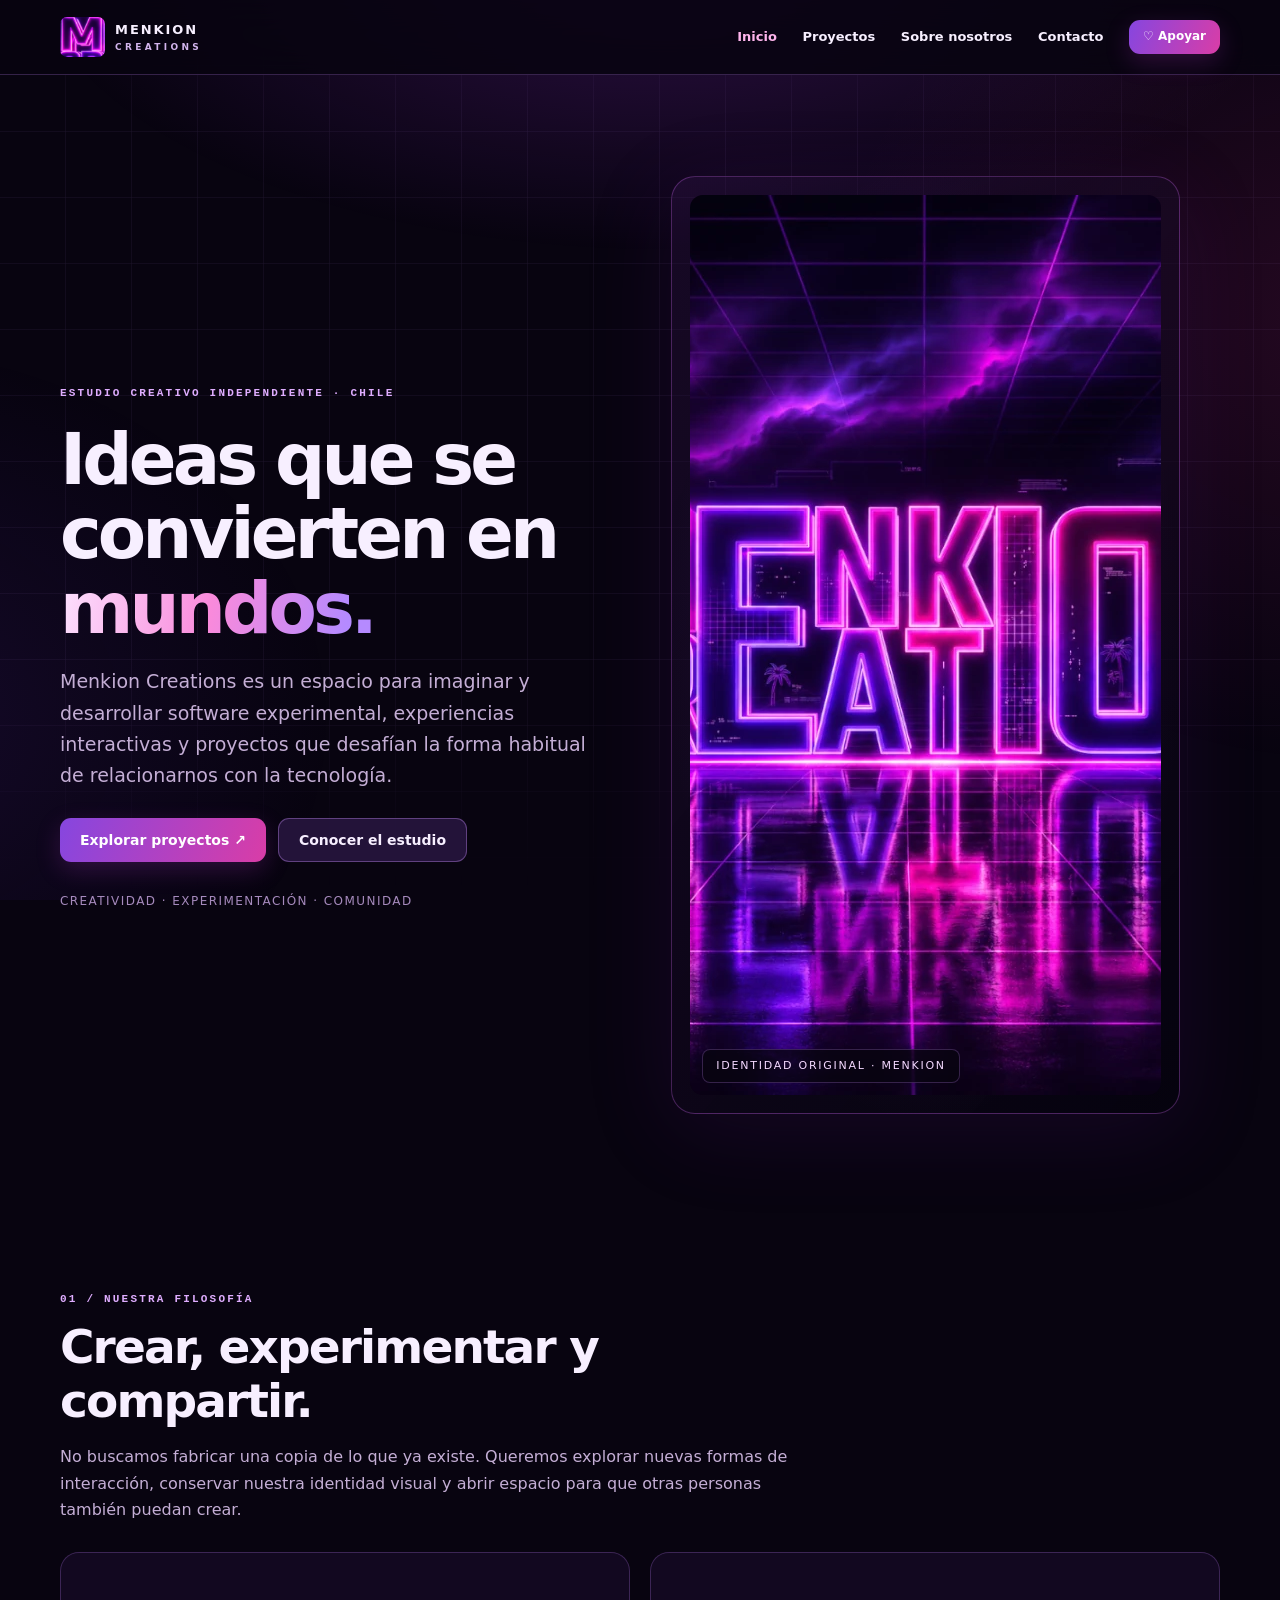
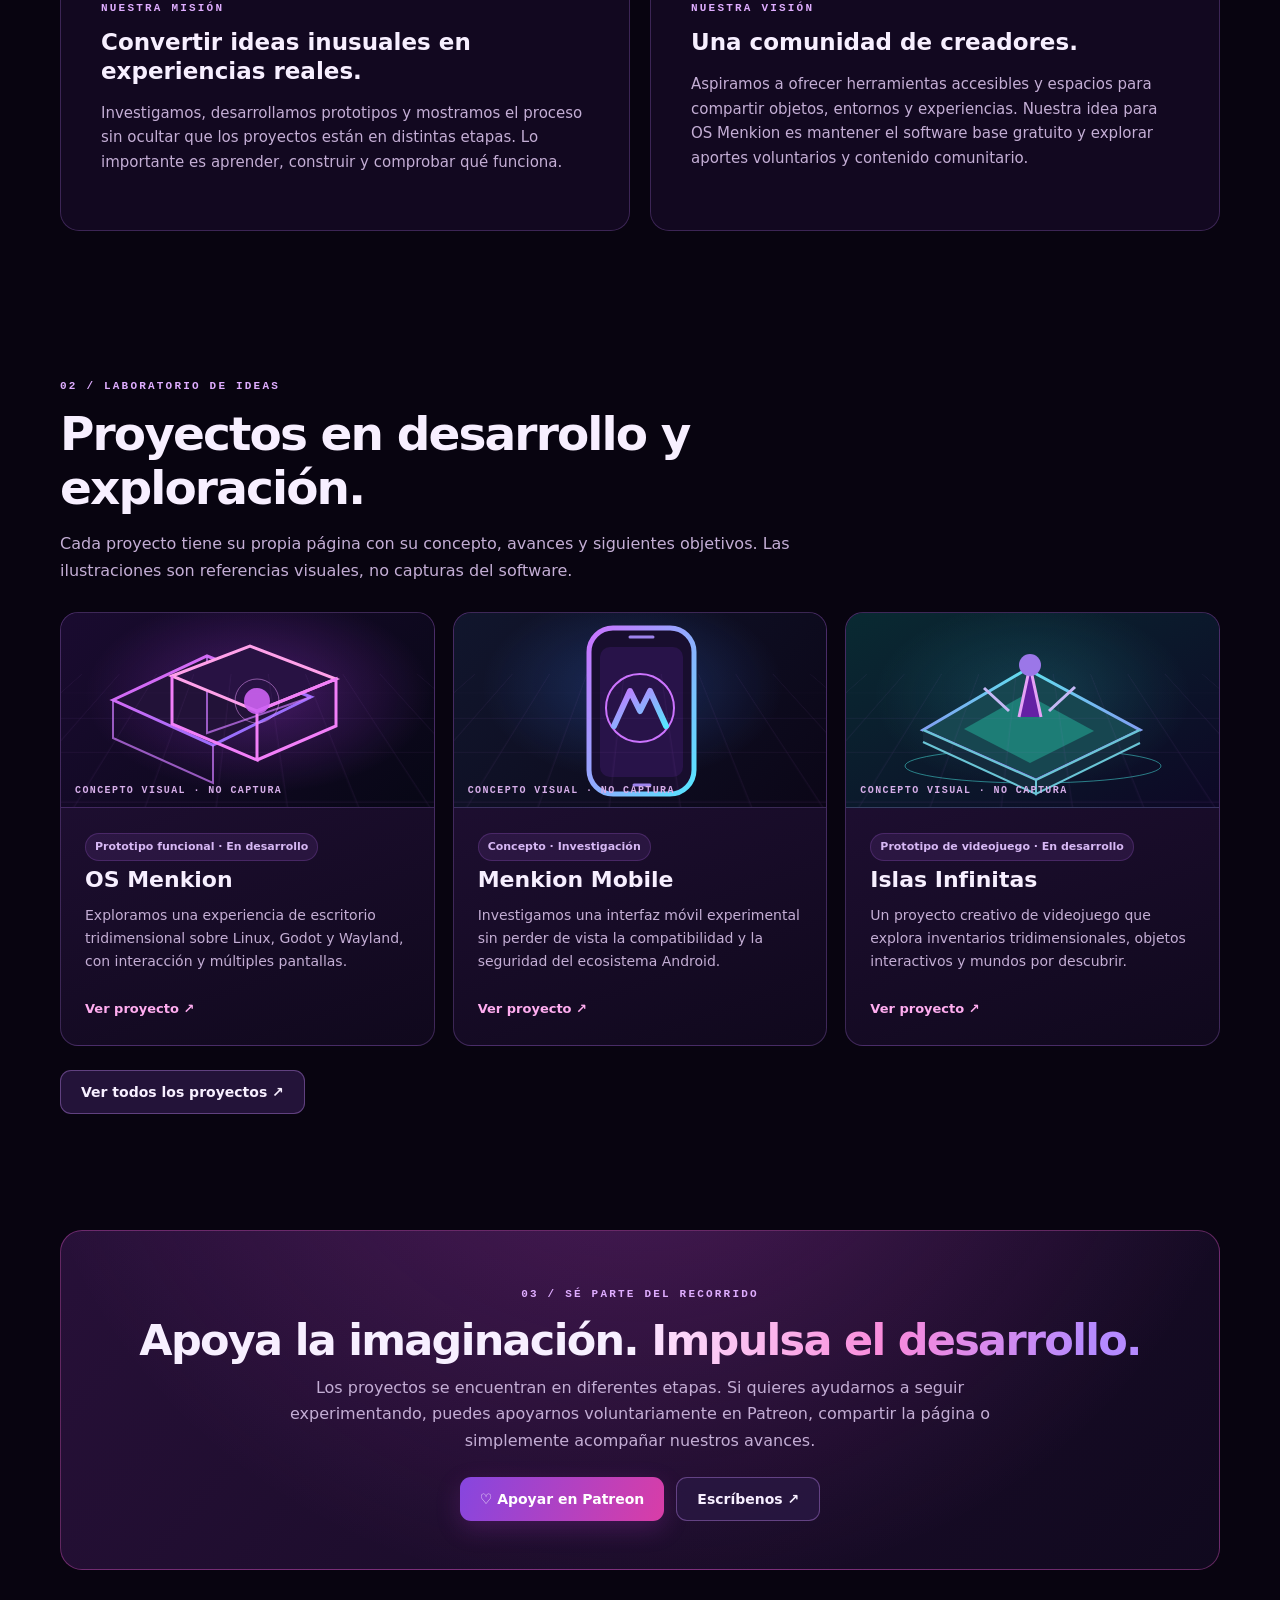
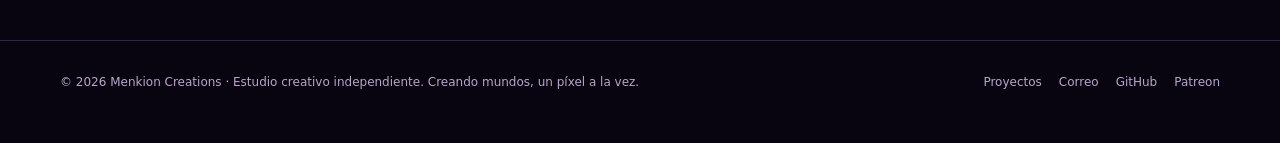
<file: index.html>
<!doctype html><html lang="es"><head><meta charset="utf-8"><meta name="viewport" content="width=device-width, initial-scale=1"><meta name="theme-color" content="#080410"><meta name="description" content="Menkion Creations: estudio creativo de software experimental, entornos interactivos y proyectos impulsados por la imaginación."><meta property="og:type" content="website"><meta property="og:site_name" content="Menkion Creations"><meta property="og:title" content="Inicio"><meta property="og:description" content="Menkion Creations: estudio creativo de software experimental, entornos interactivos y proyectos impulsados por la imaginación."><meta property="og:image" content="https://menkion-creations.github.io/assets/img/logo-original.webp"><meta name="color-scheme" content="dark"><title>Inicio | Menkion Creations</title><link rel="icon" type="image/png" href="assets/img/favicon.png"><link rel="stylesheet" href="assets/css/styles.css"></head><body><a class="skip" href="#contenido">Saltar al contenido</a><header class="topbar"><nav class="nav container" aria-label="Navegación principal"><a class="brand" href="index.html" aria-label="Menkion Creations - Inicio"><img class="brand-icon" src="assets/img/favicon.png" width="45" height="40" alt=""><span class="brand-text">MENKION<small>CREATIONS</small></span></a><button class="nav-toggle" type="button" aria-controls="navlinks" aria-expanded="false">☰ Menú</button><div class="navlinks" id="navlinks"><a href="index.html" aria-current=page>Inicio</a><a href="proyectos/index.html" >Proyectos</a><a href="nosotros.html" >Sobre nosotros</a><a href="contacto.html" >Contacto</a><a class="btn btn-small btn-primary" href="https://www.patreon.com/17127324/join" target="_blank" rel="noopener noreferrer">♡ Apoyar</a></div></nav></header><main id="contenido"><section class="hero container"><div><span class="eyebrow">Estudio creativo independiente · Chile</span><h1>Ideas que se convierten en <span class="gradient-text">mundos.</span></h1><p class="lede">Menkion Creations es un espacio para imaginar y desarrollar software experimental, experiencias interactivas y proyectos que desafían la forma habitual de relacionarnos con la tecnología.</p><div class="hero-actions"><a class="btn btn-primary" href="proyectos/index.html">Explorar proyectos ↗</a><a class="btn" href="nosotros.html">Conocer el estudio</a></div><div class="stat-line">Creatividad · Experimentación · Comunidad</div></div><figure class="hero-art float-glow"><img src="assets/img/logo-original.webp" alt="Logotipo original de Menkion Creation con letras neón entrelazadas y reflejo sobre cuadrícula vaporwave" width="900" height="900"><figcaption class="art-label">IDENTIDAD ORIGINAL · MENKION</figcaption></figure></section><section class="section container"><div class="section-head"><span class="eyebrow">01 / Nuestra filosofía</span><h2>Crear, experimentar y compartir.</h2><p>No buscamos fabricar una copia de lo que ya existe. Queremos explorar nuevas formas de interacción, conservar nuestra identidad visual y abrir espacio para que otras personas también puedan crear.</p></div><div class="split"><div class="panel"><span class="eyebrow">Nuestra misión</span><h3>Convertir ideas inusuales en experiencias reales.</h3><p>Investigamos, desarrollamos prototipos y mostramos el proceso sin ocultar que los proyectos están en distintas etapas. Lo importante es aprender, construir y comprobar qué funciona.</p></div><div class="panel"><span class="eyebrow">Nuestra visión</span><h3>Una comunidad de creadores.</h3><p>Aspiramos a ofrecer herramientas accesibles y espacios para compartir objetos, entornos y experiencias. Nuestra idea para OS Menkion es mantener el software base gratuito y explorar aportes voluntarios y contenido comunitario.</p></div></div></section><section class="section container" id="destacados"><div class="section-head"><span class="eyebrow">02 / Laboratorio de ideas</span><h2>Proyectos en desarrollo y exploración.</h2><p>Cada proyecto tiene su propia página con su concepto, avances y siguientes objetivos. Las ilustraciones son referencias visuales, no capturas del software.</p></div><div class="cards"><article class="card"><div class="project-art "><img src="assets/img/os-menkion.svg" alt="Ilustración conceptual de OS Menkion" width="300" height="180" loading="lazy"><span class="art-tag">CONCEPTO VISUAL · NO CAPTURA</span></div><div class="card-body"><span class="tag">Prototipo funcional · En desarrollo</span><h3>OS Menkion</h3><p>Exploramos una experiencia de escritorio tridimensional sobre Linux, Godot y Wayland, con interacción y múltiples pantallas.</p><a class="card-link" href="proyectos/os-menkion.html" aria-label="Ver detalles de OS Menkion">Ver proyecto ↗</a></div></article><article class="card"><div class="project-art mobile"><img src="assets/img/menkion-mobile.svg" alt="Ilustración conceptual de Menkion Mobile" width="300" height="180" loading="lazy"><span class="art-tag">CONCEPTO VISUAL · NO CAPTURA</span></div><div class="card-body"><span class="tag">Concepto · Investigación</span><h3>Menkion Mobile</h3><p>Investigamos una interfaz móvil experimental sin perder de vista la compatibilidad y la seguridad del ecosistema Android.</p><a class="card-link" href="proyectos/menkion-mobile.html" aria-label="Ver detalles de Menkion Mobile">Ver proyecto ↗</a></div></article><article class="card"><div class="project-art islas"><img src="assets/img/islas-infinitas.svg" alt="Ilustración conceptual de Islas Infinitas" width="300" height="180" loading="lazy"><span class="art-tag">CONCEPTO VISUAL · NO CAPTURA</span></div><div class="card-body"><span class="tag">Prototipo de videojuego · En desarrollo</span><h3>Islas Infinitas</h3><p>Un proyecto creativo de videojuego que explora inventarios tridimensionales, objetos interactivos y mundos por descubrir.</p><a class="card-link" href="proyectos/islas-infinitas.html" aria-label="Ver detalles de Islas Infinitas">Ver proyecto ↗</a></div></article></div><p style="margin-top:24px"><a class="btn" href="proyectos/index.html">Ver todos los proyectos ↗</a></p></section><section class="container"><div class="callout"><span class="eyebrow">03 / Sé parte del recorrido</span><h2>Apoya la imaginación. <span class="gradient-text">Impulsa el desarrollo.</span></h2><p>Los proyectos se encuentran en diferentes etapas. Si quieres ayudarnos a seguir experimentando, puedes apoyarnos voluntariamente en Patreon, compartir la página o simplemente acompañar nuestros avances.</p><div class="actions" style="justify-content:center"><a class="btn btn-primary" href="https://www.patreon.com/17127324/join" target="_blank" rel="noopener noreferrer">♡ Apoyar en Patreon</a><a class="btn" href="contacto.html">Escríbenos ↗</a></div></div></section></main><footer class="footer"><div class="container footer-inner"><span>© 2026 Menkion Creations · Estudio creativo independiente. Creando mundos, un píxel a la vez.</span><div class="footer-links"><a href="proyectos/index.html">Proyectos</a><a href="mailto:menkioncreations@gmail.com?subject=Contacto%20desde%20Menkion%20Creations">Correo</a><a href="https://github.com/Menkion-Creations" target="_blank" rel="noopener noreferrer">GitHub</a><a href="https://www.patreon.com/17127324/join" target="_blank" rel="noopener noreferrer">Patreon</a></div></div></footer><script src="assets/js/site.js" defer></script></body></html>
</file>
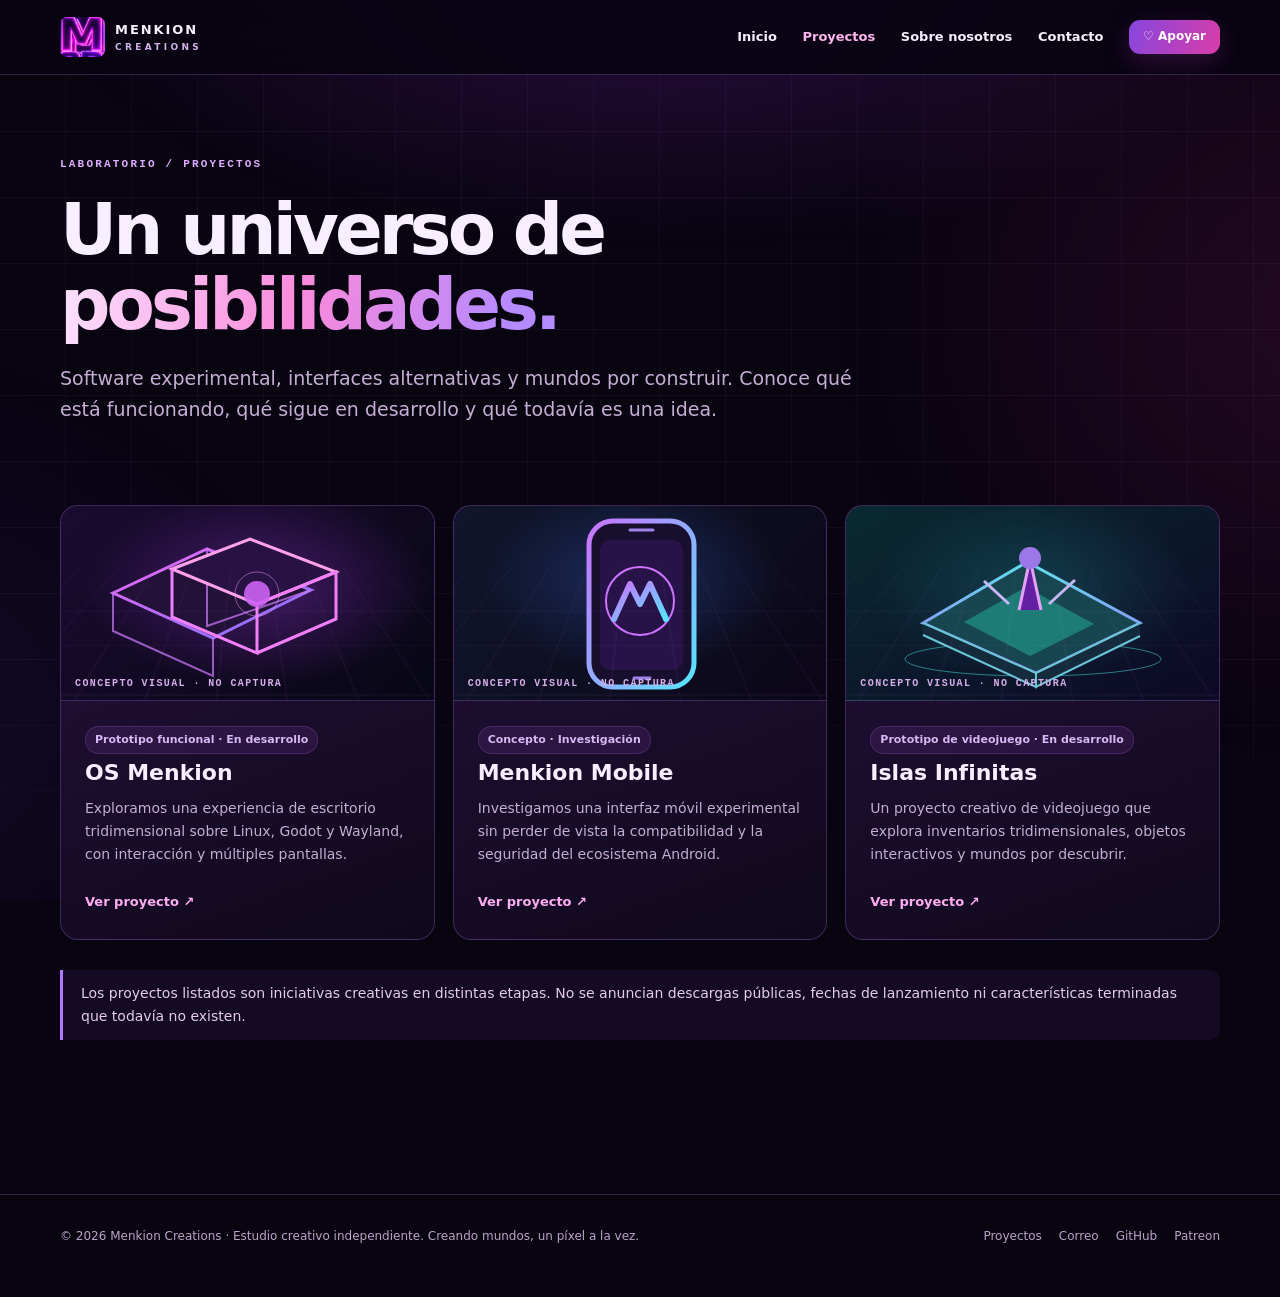
<file: proyectos/index.html>
<!doctype html><html lang="es"><head><meta charset="utf-8"><meta name="viewport" content="width=device-width, initial-scale=1"><meta name="theme-color" content="#080410"><meta name="description" content="Explora los proyectos experimentales de Menkion Creations: OS Menkion, Menkion Mobile e Islas Infinitas."><meta property="og:type" content="website"><meta property="og:site_name" content="Menkion Creations"><meta property="og:title" content="Proyectos"><meta property="og:description" content="Explora los proyectos experimentales de Menkion Creations: OS Menkion, Menkion Mobile e Islas Infinitas."><meta property="og:image" content="https://menkion-creations.github.io/assets/img/logo-original.webp"><meta name="color-scheme" content="dark"><title>Proyectos | Menkion Creations</title><link rel="icon" type="image/png" href="../assets/img/favicon.png"><link rel="stylesheet" href="../assets/css/styles.css"></head><body><a class="skip" href="#contenido">Saltar al contenido</a><header class="topbar"><nav class="nav container" aria-label="Navegación principal"><a class="brand" href="../index.html" aria-label="Menkion Creations - Inicio"><img class="brand-icon" src="../assets/img/favicon.png" width="45" height="40" alt=""><span class="brand-text">MENKION<small>CREATIONS</small></span></a><button class="nav-toggle" type="button" aria-controls="navlinks" aria-expanded="false">☰ Menú</button><div class="navlinks" id="navlinks"><a href="../index.html" >Inicio</a><a href="../proyectos/index.html" aria-current=page>Proyectos</a><a href="../nosotros.html" >Sobre nosotros</a><a href="../contacto.html" >Contacto</a><a class="btn btn-small btn-primary" href="https://www.patreon.com/17127324/join" target="_blank" rel="noopener noreferrer">♡ Apoyar</a></div></nav></header><main id="contenido"><section class="page-hero container"><span class="eyebrow">Laboratorio / Proyectos</span><h1>Un universo de <span class="gradient-text">posibilidades.</span></h1><p class="lede">Software experimental, interfaces alternativas y mundos por construir. Conoce qué está funcionando, qué sigue en desarrollo y qué todavía es una idea.</p></section><section class="container section" style="padding-top:10px"><div class="cards"><article class="card"><div class="project-art "><img src="../assets/img/os-menkion.svg" alt="Ilustración conceptual de OS Menkion" width="300" height="180" loading="lazy"><span class="art-tag">CONCEPTO VISUAL · NO CAPTURA</span></div><div class="card-body"><span class="tag">Prototipo funcional · En desarrollo</span><h3>OS Menkion</h3><p>Exploramos una experiencia de escritorio tridimensional sobre Linux, Godot y Wayland, con interacción y múltiples pantallas.</p><a class="card-link" href="../proyectos/os-menkion.html" aria-label="Ver detalles de OS Menkion">Ver proyecto ↗</a></div></article><article class="card"><div class="project-art mobile"><img src="../assets/img/menkion-mobile.svg" alt="Ilustración conceptual de Menkion Mobile" width="300" height="180" loading="lazy"><span class="art-tag">CONCEPTO VISUAL · NO CAPTURA</span></div><div class="card-body"><span class="tag">Concepto · Investigación</span><h3>Menkion Mobile</h3><p>Investigamos una interfaz móvil experimental sin perder de vista la compatibilidad y la seguridad del ecosistema Android.</p><a class="card-link" href="../proyectos/menkion-mobile.html" aria-label="Ver detalles de Menkion Mobile">Ver proyecto ↗</a></div></article><article class="card"><div class="project-art islas"><img src="../assets/img/islas-infinitas.svg" alt="Ilustración conceptual de Islas Infinitas" width="300" height="180" loading="lazy"><span class="art-tag">CONCEPTO VISUAL · NO CAPTURA</span></div><div class="card-body"><span class="tag">Prototipo de videojuego · En desarrollo</span><h3>Islas Infinitas</h3><p>Un proyecto creativo de videojuego que explora inventarios tridimensionales, objetos interactivos y mundos por descubrir.</p><a class="card-link" href="../proyectos/islas-infinitas.html" aria-label="Ver detalles de Islas Infinitas">Ver proyecto ↗</a></div></article></div><p class="notice" style="margin-top:30px">Los proyectos listados son iniciativas creativas en distintas etapas. No se anuncian descargas públicas, fechas de lanzamiento ni características terminadas que todavía no existen.</p></section></main><footer class="footer"><div class="container footer-inner"><span>© 2026 Menkion Creations · Estudio creativo independiente. Creando mundos, un píxel a la vez.</span><div class="footer-links"><a href="../proyectos/index.html">Proyectos</a><a href="mailto:menkioncreations@gmail.com?subject=Contacto%20desde%20Menkion%20Creations">Correo</a><a href="https://github.com/Menkion-Creations" target="_blank" rel="noopener noreferrer">GitHub</a><a href="https://www.patreon.com/17127324/join" target="_blank" rel="noopener noreferrer">Patreon</a></div></div></footer><script src="../assets/js/site.js" defer></script></body></html>
</file>
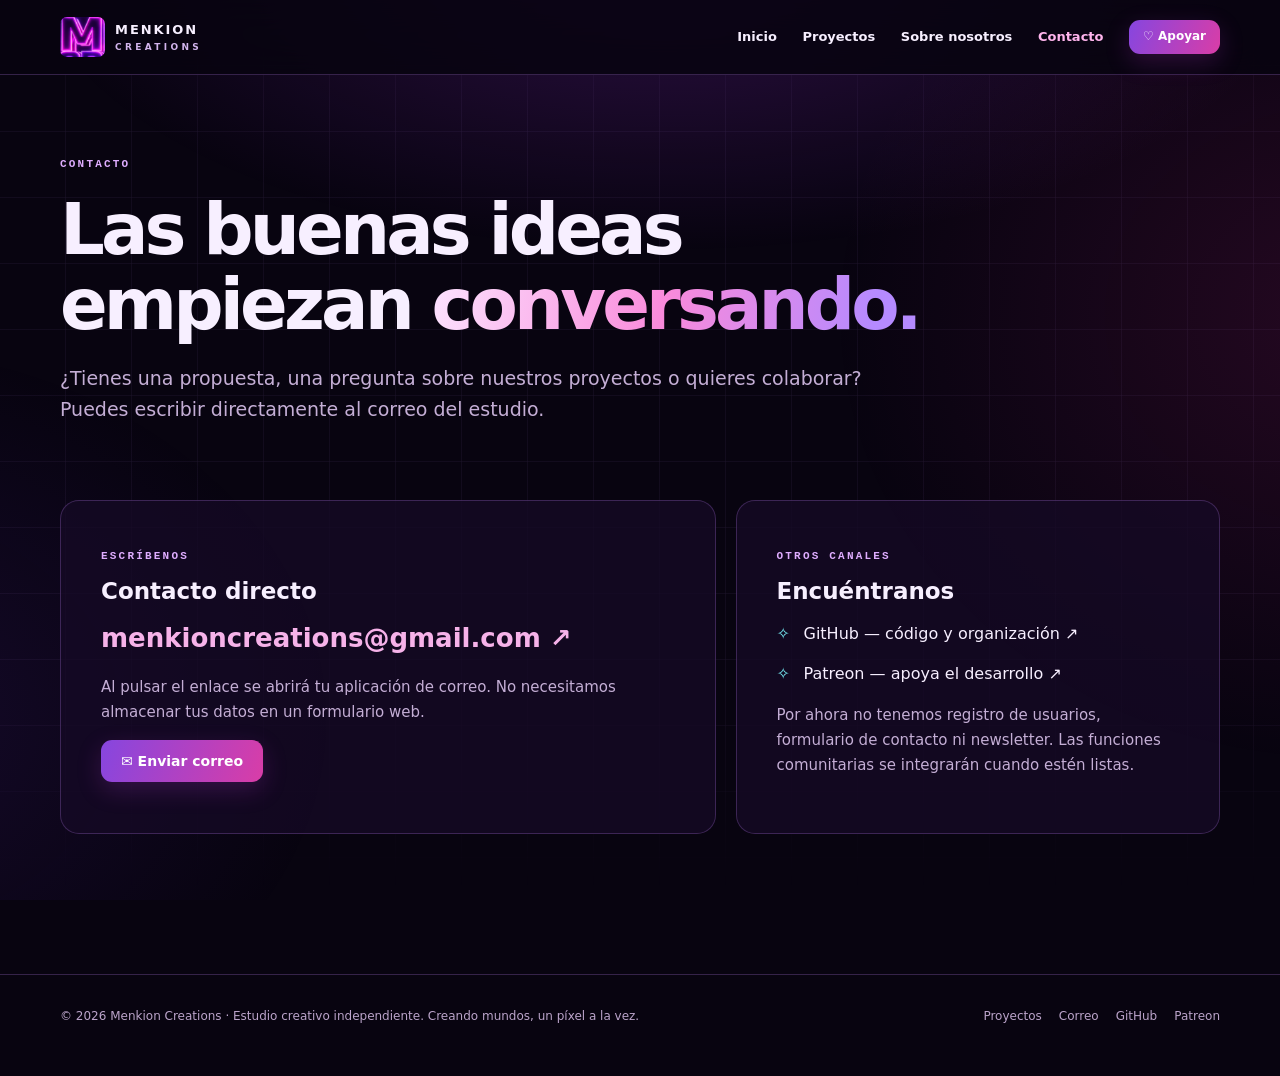
<file: contacto.html>
<!doctype html><html lang="es"><head><meta charset="utf-8"><meta name="viewport" content="width=device-width, initial-scale=1"><meta name="theme-color" content="#080410"><meta name="description" content="Contacta con Menkion Creations por correo o conoce nuestros canales oficiales."><meta property="og:type" content="website"><meta property="og:site_name" content="Menkion Creations"><meta property="og:title" content="Contacto"><meta property="og:description" content="Contacta con Menkion Creations por correo o conoce nuestros canales oficiales."><meta property="og:image" content="https://menkion-creations.github.io/assets/img/logo-original.webp"><meta name="color-scheme" content="dark"><title>Contacto | Menkion Creations</title><link rel="icon" type="image/png" href="assets/img/favicon.png"><link rel="stylesheet" href="assets/css/styles.css"></head><body><a class="skip" href="#contenido">Saltar al contenido</a><header class="topbar"><nav class="nav container" aria-label="Navegación principal"><a class="brand" href="index.html" aria-label="Menkion Creations - Inicio"><img class="brand-icon" src="assets/img/favicon.png" width="45" height="40" alt=""><span class="brand-text">MENKION<small>CREATIONS</small></span></a><button class="nav-toggle" type="button" aria-controls="navlinks" aria-expanded="false">☰ Menú</button><div class="navlinks" id="navlinks"><a href="index.html" >Inicio</a><a href="proyectos/index.html" >Proyectos</a><a href="nosotros.html" >Sobre nosotros</a><a href="contacto.html" aria-current=page>Contacto</a><a class="btn btn-small btn-primary" href="https://www.patreon.com/17127324/join" target="_blank" rel="noopener noreferrer">♡ Apoyar</a></div></nav></header><main id="contenido"><section class="page-hero container"><span class="eyebrow">Contacto</span><h1>Las buenas ideas empiezan <span class="gradient-text">conversando.</span></h1><p class="lede">¿Tienes una propuesta, una pregunta sobre nuestros proyectos o quieres colaborar? Puedes escribir directamente al correo del estudio.</p></section><section class="container section" style="padding-top:5px"><div class="contact"><div class="panel"><span class="eyebrow">Escríbenos</span><h3>Contacto directo</h3><a class="email" href="mailto:menkioncreations@gmail.com?subject=Contacto%20desde%20Menkion%20Creations">menkioncreations@gmail.com ↗</a><p>Al pulsar el enlace se abrirá tu aplicación de correo. No necesitamos almacenar tus datos en un formulario web.</p><a class="btn btn-primary" href="mailto:menkioncreations@gmail.com?subject=Contacto%20desde%20Menkion%20Creations">✉ Enviar correo</a></div><div class="panel"><span class="eyebrow">Otros canales</span><h3>Encuéntranos</h3><ul class="check-list"><li><a href="https://github.com/Menkion-Creations" target="_blank" rel="noopener noreferrer">GitHub — código y organización ↗</a></li><li><a href="https://www.patreon.com/17127324/join" target="_blank" rel="noopener noreferrer">Patreon — apoya el desarrollo ↗</a></li></ul><p class="fineprint">Por ahora no tenemos registro de usuarios, formulario de contacto ni newsletter. Las funciones comunitarias se integrarán cuando estén listas.</p></div></div></section></main><footer class="footer"><div class="container footer-inner"><span>© 2026 Menkion Creations · Estudio creativo independiente. Creando mundos, un píxel a la vez.</span><div class="footer-links"><a href="proyectos/index.html">Proyectos</a><a href="mailto:menkioncreations@gmail.com?subject=Contacto%20desde%20Menkion%20Creations">Correo</a><a href="https://github.com/Menkion-Creations" target="_blank" rel="noopener noreferrer">GitHub</a><a href="https://www.patreon.com/17127324/join" target="_blank" rel="noopener noreferrer">Patreon</a></div></div></footer><script src="assets/js/site.js" defer></script></body></html>
</file>
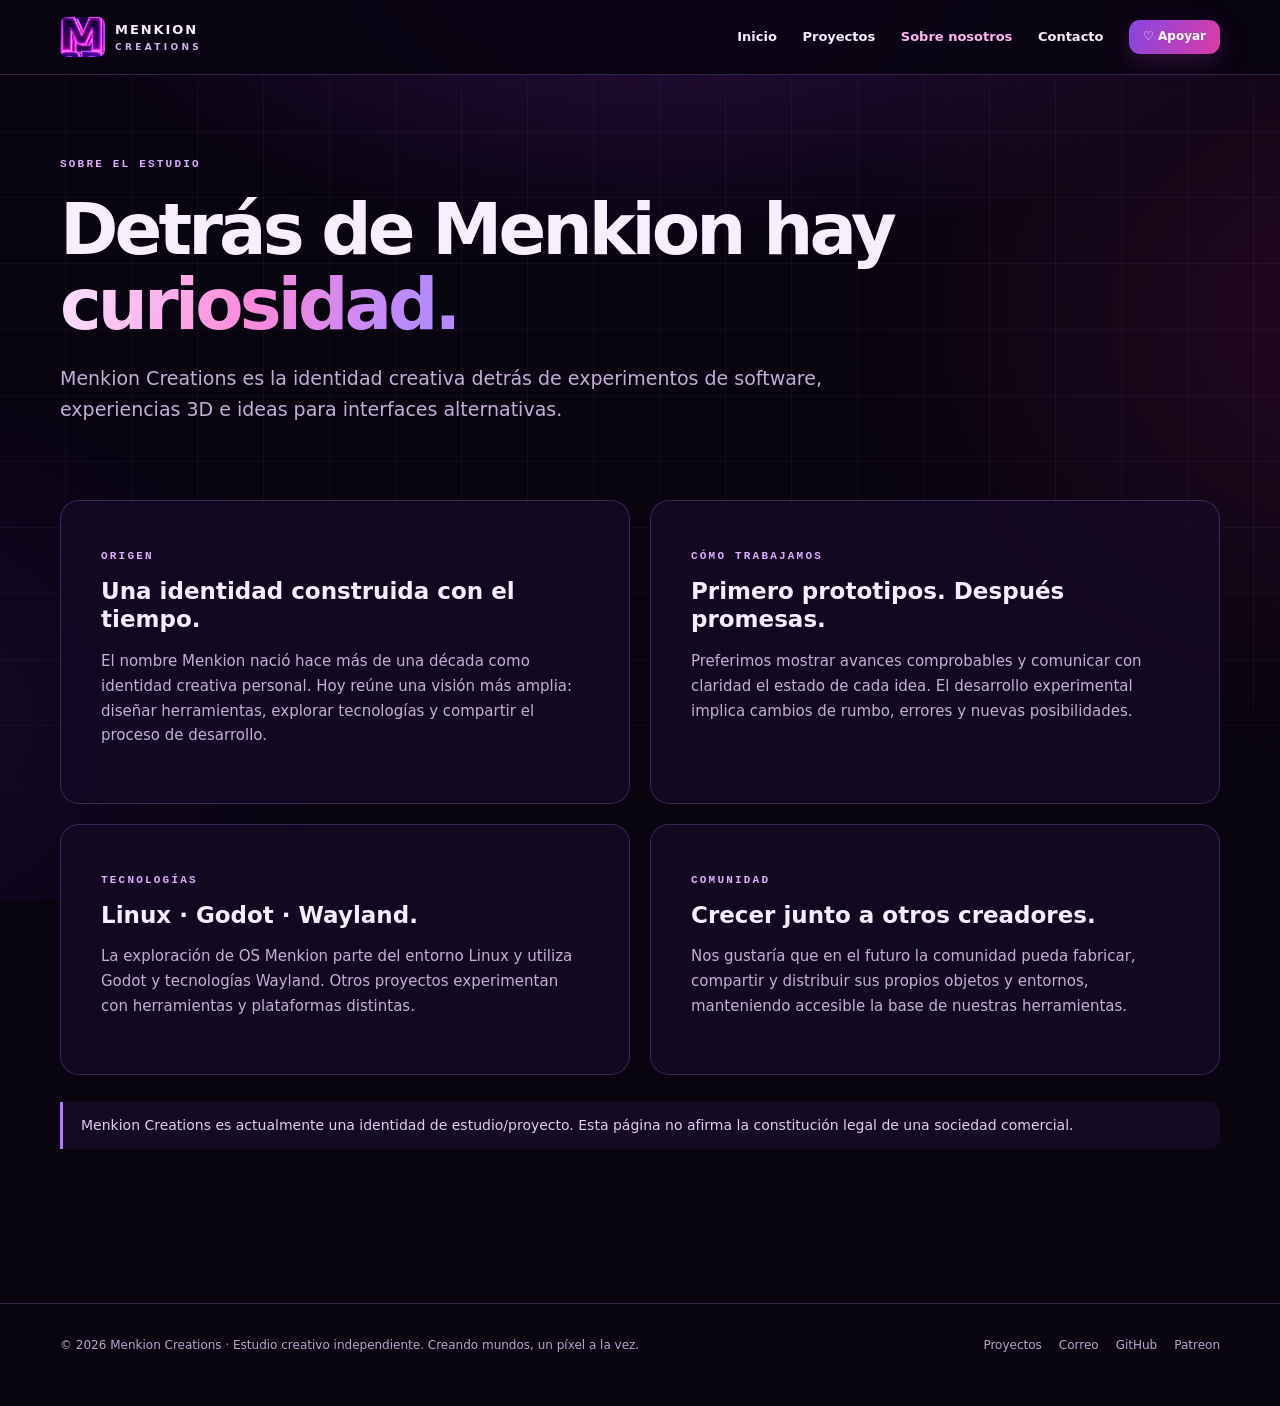
<file: nosotros.html>
<!doctype html><html lang="es"><head><meta charset="utf-8"><meta name="viewport" content="width=device-width, initial-scale=1"><meta name="theme-color" content="#080410"><meta name="description" content="Conoce la visión creativa, los valores y el origen de Menkion Creations."><meta property="og:type" content="website"><meta property="og:site_name" content="Menkion Creations"><meta property="og:title" content="Sobre nosotros"><meta property="og:description" content="Conoce la visión creativa, los valores y el origen de Menkion Creations."><meta property="og:image" content="https://menkion-creations.github.io/assets/img/logo-original.webp"><meta name="color-scheme" content="dark"><title>Sobre nosotros | Menkion Creations</title><link rel="icon" type="image/png" href="assets/img/favicon.png"><link rel="stylesheet" href="assets/css/styles.css"></head><body><a class="skip" href="#contenido">Saltar al contenido</a><header class="topbar"><nav class="nav container" aria-label="Navegación principal"><a class="brand" href="index.html" aria-label="Menkion Creations - Inicio"><img class="brand-icon" src="assets/img/favicon.png" width="45" height="40" alt=""><span class="brand-text">MENKION<small>CREATIONS</small></span></a><button class="nav-toggle" type="button" aria-controls="navlinks" aria-expanded="false">☰ Menú</button><div class="navlinks" id="navlinks"><a href="index.html" >Inicio</a><a href="proyectos/index.html" >Proyectos</a><a href="nosotros.html" aria-current=page>Sobre nosotros</a><a href="contacto.html" >Contacto</a><a class="btn btn-small btn-primary" href="https://www.patreon.com/17127324/join" target="_blank" rel="noopener noreferrer">♡ Apoyar</a></div></nav></header><main id="contenido"><section class="page-hero container"><span class="eyebrow">Sobre el estudio</span><h1>Detrás de Menkion hay <span class="gradient-text">curiosidad.</span></h1><p class="lede">Menkion Creations es la identidad creativa detrás de experimentos de software, experiencias 3D e ideas para interfaces alternativas.</p></section><section class="section container" style="padding-top:5px"><div class="split"><div class="panel"><span class="eyebrow">Origen</span><h3>Una identidad construida con el tiempo.</h3><p>El nombre Menkion nació hace más de una década como identidad creativa personal. Hoy reúne una visión más amplia: diseñar herramientas, explorar tecnologías y compartir el proceso de desarrollo.</p></div><div class="panel"><span class="eyebrow">Cómo trabajamos</span><h3>Primero prototipos. Después promesas.</h3><p>Preferimos mostrar avances comprobables y comunicar con claridad el estado de cada idea. El desarrollo experimental implica cambios de rumbo, errores y nuevas posibilidades.</p></div><div class="panel"><span class="eyebrow">Tecnologías</span><h3>Linux · Godot · Wayland.</h3><p>La exploración de OS Menkion parte del entorno Linux y utiliza Godot y tecnologías Wayland. Otros proyectos experimentan con herramientas y plataformas distintas.</p></div><div class="panel"><span class="eyebrow">Comunidad</span><h3>Crecer junto a otros creadores.</h3><p>Nos gustaría que en el futuro la comunidad pueda fabricar, compartir y distribuir sus propios objetos y entornos, manteniendo accesible la base de nuestras herramientas.</p></div></div><p class="notice" style="margin-top:27px">Menkion Creations es actualmente una identidad de estudio/proyecto. Esta página no afirma la constitución legal de una sociedad comercial.</p></section></main><footer class="footer"><div class="container footer-inner"><span>© 2026 Menkion Creations · Estudio creativo independiente. Creando mundos, un píxel a la vez.</span><div class="footer-links"><a href="proyectos/index.html">Proyectos</a><a href="mailto:menkioncreations@gmail.com?subject=Contacto%20desde%20Menkion%20Creations">Correo</a><a href="https://github.com/Menkion-Creations" target="_blank" rel="noopener noreferrer">GitHub</a><a href="https://www.patreon.com/17127324/join" target="_blank" rel="noopener noreferrer">Patreon</a></div></div></footer><script src="assets/js/site.js" defer></script></body></html>
</file>
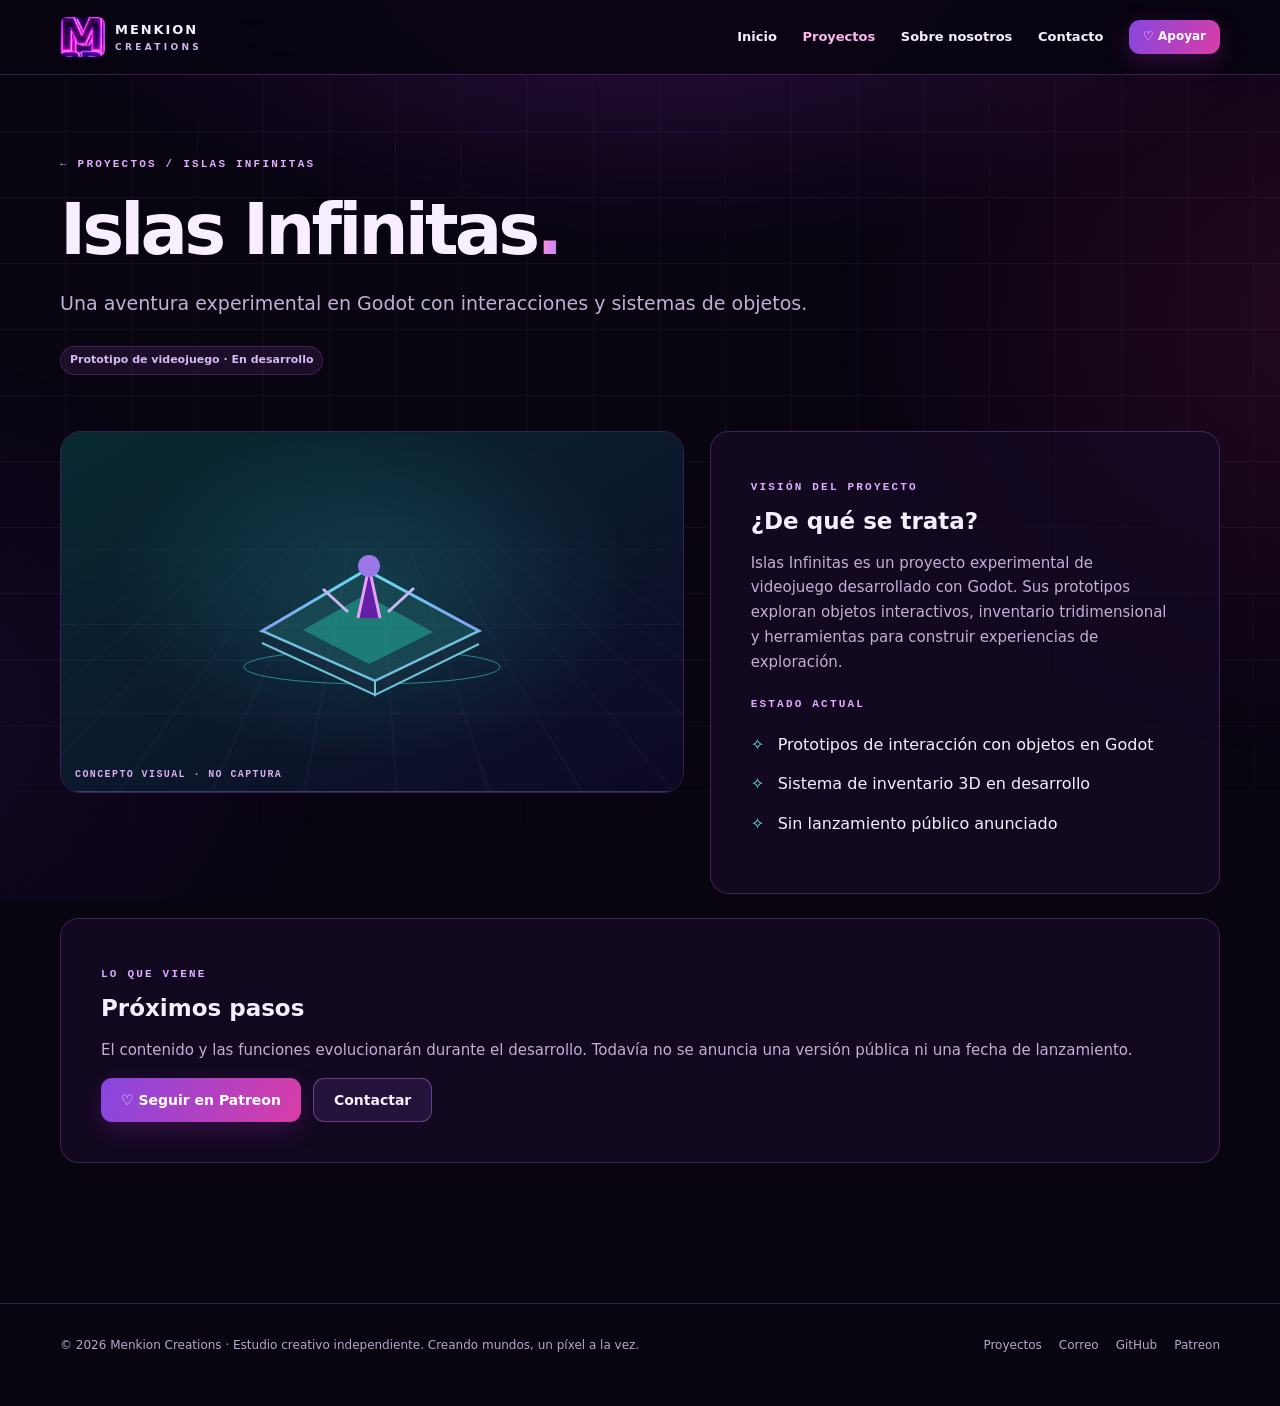
<file: proyectos/islas-infinitas.html>
<!doctype html><html lang="es"><head><meta charset="utf-8"><meta name="viewport" content="width=device-width, initial-scale=1"><meta name="theme-color" content="#080410"><meta name="description" content="Un proyecto creativo de videojuego que explora inventarios tridimensionales, objetos interactivos y mundos por descubrir."><meta property="og:type" content="website"><meta property="og:site_name" content="Menkion Creations"><meta property="og:title" content="Islas Infinitas"><meta property="og:description" content="Un proyecto creativo de videojuego que explora inventarios tridimensionales, objetos interactivos y mundos por descubrir."><meta property="og:image" content="https://menkion-creations.github.io/assets/img/logo-original.webp"><meta name="color-scheme" content="dark"><title>Islas Infinitas | Menkion Creations</title><link rel="icon" type="image/png" href="../assets/img/favicon.png"><link rel="stylesheet" href="../assets/css/styles.css"></head><body><a class="skip" href="#contenido">Saltar al contenido</a><header class="topbar"><nav class="nav container" aria-label="Navegación principal"><a class="brand" href="../index.html" aria-label="Menkion Creations - Inicio"><img class="brand-icon" src="../assets/img/favicon.png" width="45" height="40" alt=""><span class="brand-text">MENKION<small>CREATIONS</small></span></a><button class="nav-toggle" type="button" aria-controls="navlinks" aria-expanded="false">☰ Menú</button><div class="navlinks" id="navlinks"><a href="../index.html" >Inicio</a><a href="../proyectos/index.html" aria-current=page>Proyectos</a><a href="../nosotros.html" >Sobre nosotros</a><a href="../contacto.html" >Contacto</a><a class="btn btn-small btn-primary" href="https://www.patreon.com/17127324/join" target="_blank" rel="noopener noreferrer">♡ Apoyar</a></div></nav></header><main id="contenido"><section class="page-hero container"><span class="eyebrow"><a href="index.html">← Proyectos</a> / Islas Infinitas</span><h1>Islas Infinitas<span class="gradient-text">.</span></h1><p class="lede">Una aventura experimental en Godot con interacciones y sistemas de objetos.</p><span class="tag">Prototipo de videojuego · En desarrollo</span></section><section class="section container" style="padding-top:12px"><div class="project-grid"><div class="feature-preview"><div class="project-art islas"><img src="../assets/img/islas-infinitas.svg" alt="Ilustración conceptual de Islas Infinitas" width="300" height="180" loading="lazy"><span class="art-tag">CONCEPTO VISUAL · NO CAPTURA</span></div></div><div class="panel"><span class="eyebrow">Visión del proyecto</span><h3>¿De qué se trata?</h3><p>Islas Infinitas es un proyecto experimental de videojuego desarrollado con Godot. Sus prototipos exploran objetos interactivos, inventario tridimensional y herramientas para construir experiencias de exploración.</p><span class="eyebrow">Estado actual</span><ul class="check-list"><li>Prototipos de interacción con objetos en Godot</li><li>Sistema de inventario 3D en desarrollo</li><li>Sin lanzamiento público anunciado</li></ul></div></div><div class="panel" style="margin-top:24px"><span class="eyebrow">Lo que viene</span><h3>Próximos pasos</h3><p>El contenido y las funciones evolucionarán durante el desarrollo. Todavía no se anuncia una versión pública ni una fecha de lanzamiento.</p><div class="actions"><a class="btn btn-primary" href="https://www.patreon.com/17127324/join" target="_blank" rel="noopener noreferrer">♡ Seguir en Patreon</a><a class="btn" href="../contacto.html">Contactar</a></div></div></section></main><footer class="footer"><div class="container footer-inner"><span>© 2026 Menkion Creations · Estudio creativo independiente. Creando mundos, un píxel a la vez.</span><div class="footer-links"><a href="../proyectos/index.html">Proyectos</a><a href="mailto:menkioncreations@gmail.com?subject=Contacto%20desde%20Menkion%20Creations">Correo</a><a href="https://github.com/Menkion-Creations" target="_blank" rel="noopener noreferrer">GitHub</a><a href="https://www.patreon.com/17127324/join" target="_blank" rel="noopener noreferrer">Patreon</a></div></div></footer><script src="../assets/js/site.js" defer></script></body></html>
</file>
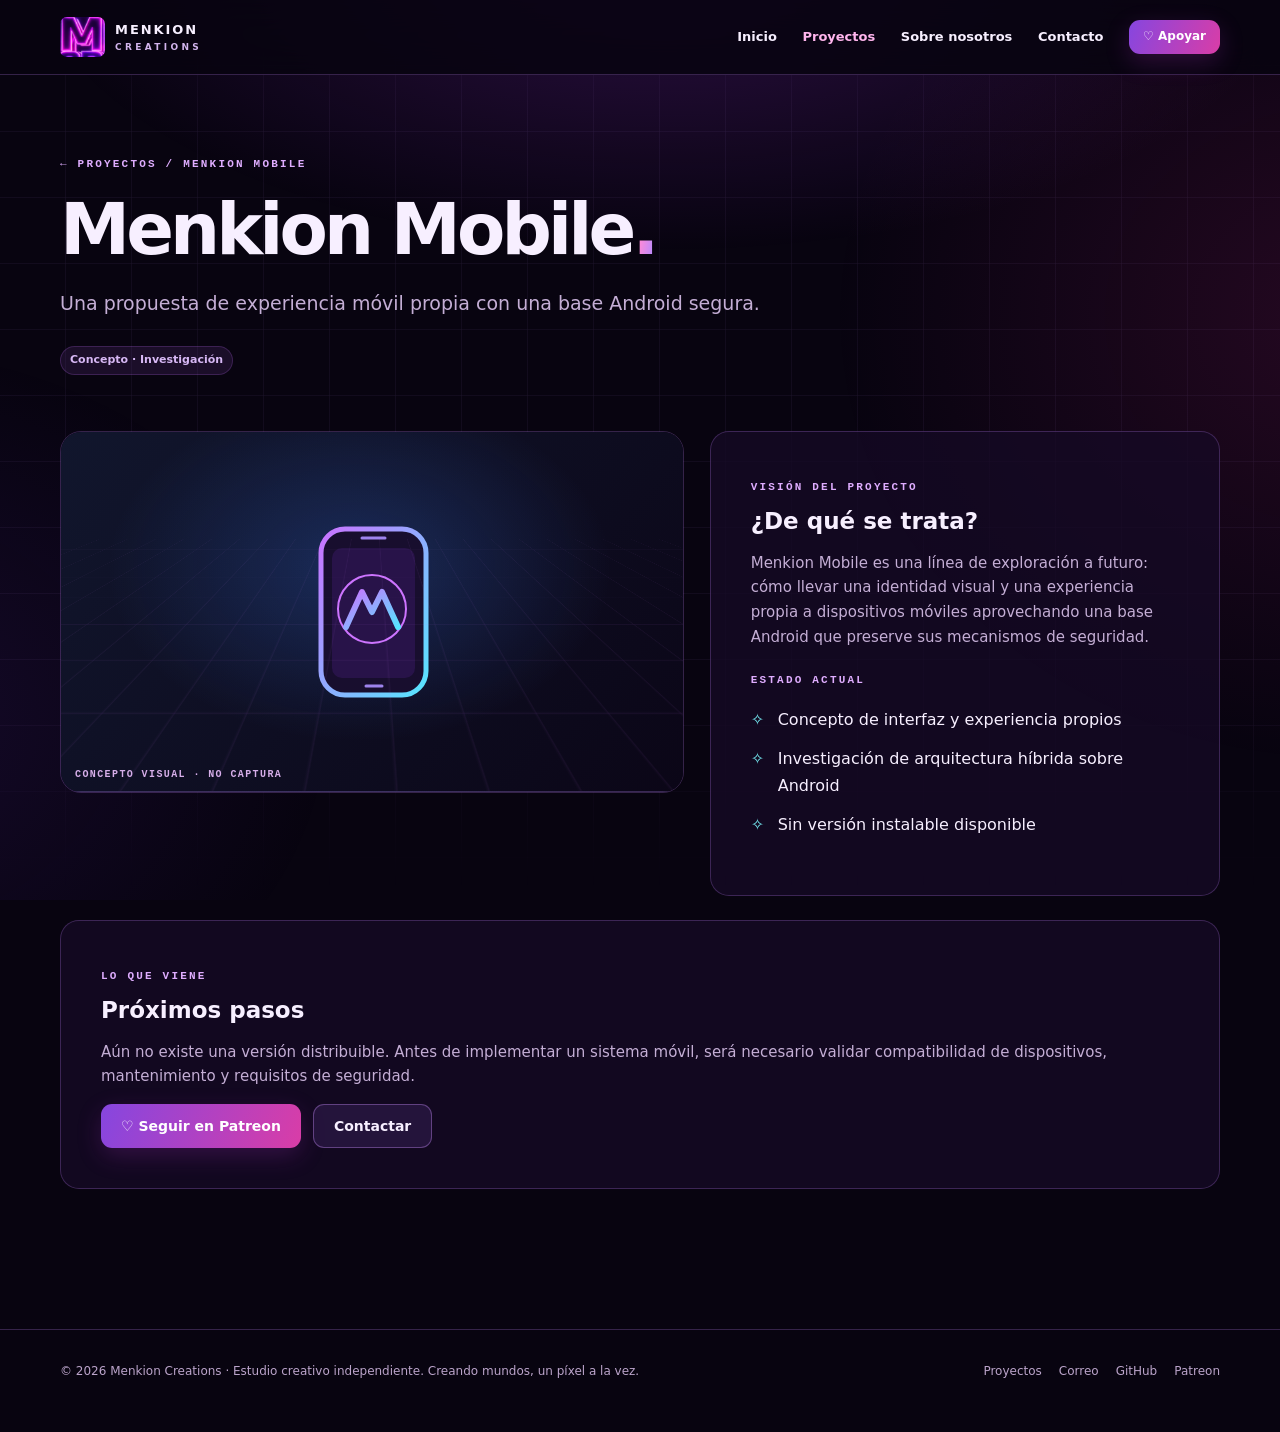
<file: proyectos/menkion-mobile.html>
<!doctype html><html lang="es"><head><meta charset="utf-8"><meta name="viewport" content="width=device-width, initial-scale=1"><meta name="theme-color" content="#080410"><meta name="description" content="Investigamos una interfaz móvil experimental sin perder de vista la compatibilidad y la seguridad del ecosistema Android."><meta property="og:type" content="website"><meta property="og:site_name" content="Menkion Creations"><meta property="og:title" content="Menkion Mobile"><meta property="og:description" content="Investigamos una interfaz móvil experimental sin perder de vista la compatibilidad y la seguridad del ecosistema Android."><meta property="og:image" content="https://menkion-creations.github.io/assets/img/logo-original.webp"><meta name="color-scheme" content="dark"><title>Menkion Mobile | Menkion Creations</title><link rel="icon" type="image/png" href="../assets/img/favicon.png"><link rel="stylesheet" href="../assets/css/styles.css"></head><body><a class="skip" href="#contenido">Saltar al contenido</a><header class="topbar"><nav class="nav container" aria-label="Navegación principal"><a class="brand" href="../index.html" aria-label="Menkion Creations - Inicio"><img class="brand-icon" src="../assets/img/favicon.png" width="45" height="40" alt=""><span class="brand-text">MENKION<small>CREATIONS</small></span></a><button class="nav-toggle" type="button" aria-controls="navlinks" aria-expanded="false">☰ Menú</button><div class="navlinks" id="navlinks"><a href="../index.html" >Inicio</a><a href="../proyectos/index.html" aria-current=page>Proyectos</a><a href="../nosotros.html" >Sobre nosotros</a><a href="../contacto.html" >Contacto</a><a class="btn btn-small btn-primary" href="https://www.patreon.com/17127324/join" target="_blank" rel="noopener noreferrer">♡ Apoyar</a></div></nav></header><main id="contenido"><section class="page-hero container"><span class="eyebrow"><a href="index.html">← Proyectos</a> / Menkion Mobile</span><h1>Menkion Mobile<span class="gradient-text">.</span></h1><p class="lede">Una propuesta de experiencia móvil propia con una base Android segura.</p><span class="tag">Concepto · Investigación</span></section><section class="section container" style="padding-top:12px"><div class="project-grid"><div class="feature-preview"><div class="project-art mobile"><img src="../assets/img/menkion-mobile.svg" alt="Ilustración conceptual de Menkion Mobile" width="300" height="180" loading="lazy"><span class="art-tag">CONCEPTO VISUAL · NO CAPTURA</span></div></div><div class="panel"><span class="eyebrow">Visión del proyecto</span><h3>¿De qué se trata?</h3><p>Menkion Mobile es una línea de exploración a futuro: cómo llevar una identidad visual y una experiencia propia a dispositivos móviles aprovechando una base Android que preserve sus mecanismos de seguridad.</p><span class="eyebrow">Estado actual</span><ul class="check-list"><li>Concepto de interfaz y experiencia propios</li><li>Investigación de arquitectura híbrida sobre Android</li><li>Sin versión instalable disponible</li></ul></div></div><div class="panel" style="margin-top:24px"><span class="eyebrow">Lo que viene</span><h3>Próximos pasos</h3><p>Aún no existe una versión distribuible. Antes de implementar un sistema móvil, será necesario validar compatibilidad de dispositivos, mantenimiento y requisitos de seguridad.</p><div class="actions"><a class="btn btn-primary" href="https://www.patreon.com/17127324/join" target="_blank" rel="noopener noreferrer">♡ Seguir en Patreon</a><a class="btn" href="../contacto.html">Contactar</a></div></div></section></main><footer class="footer"><div class="container footer-inner"><span>© 2026 Menkion Creations · Estudio creativo independiente. Creando mundos, un píxel a la vez.</span><div class="footer-links"><a href="../proyectos/index.html">Proyectos</a><a href="mailto:menkioncreations@gmail.com?subject=Contacto%20desde%20Menkion%20Creations">Correo</a><a href="https://github.com/Menkion-Creations" target="_blank" rel="noopener noreferrer">GitHub</a><a href="https://www.patreon.com/17127324/join" target="_blank" rel="noopener noreferrer">Patreon</a></div></div></footer><script src="../assets/js/site.js" defer></script></body></html>
</file>
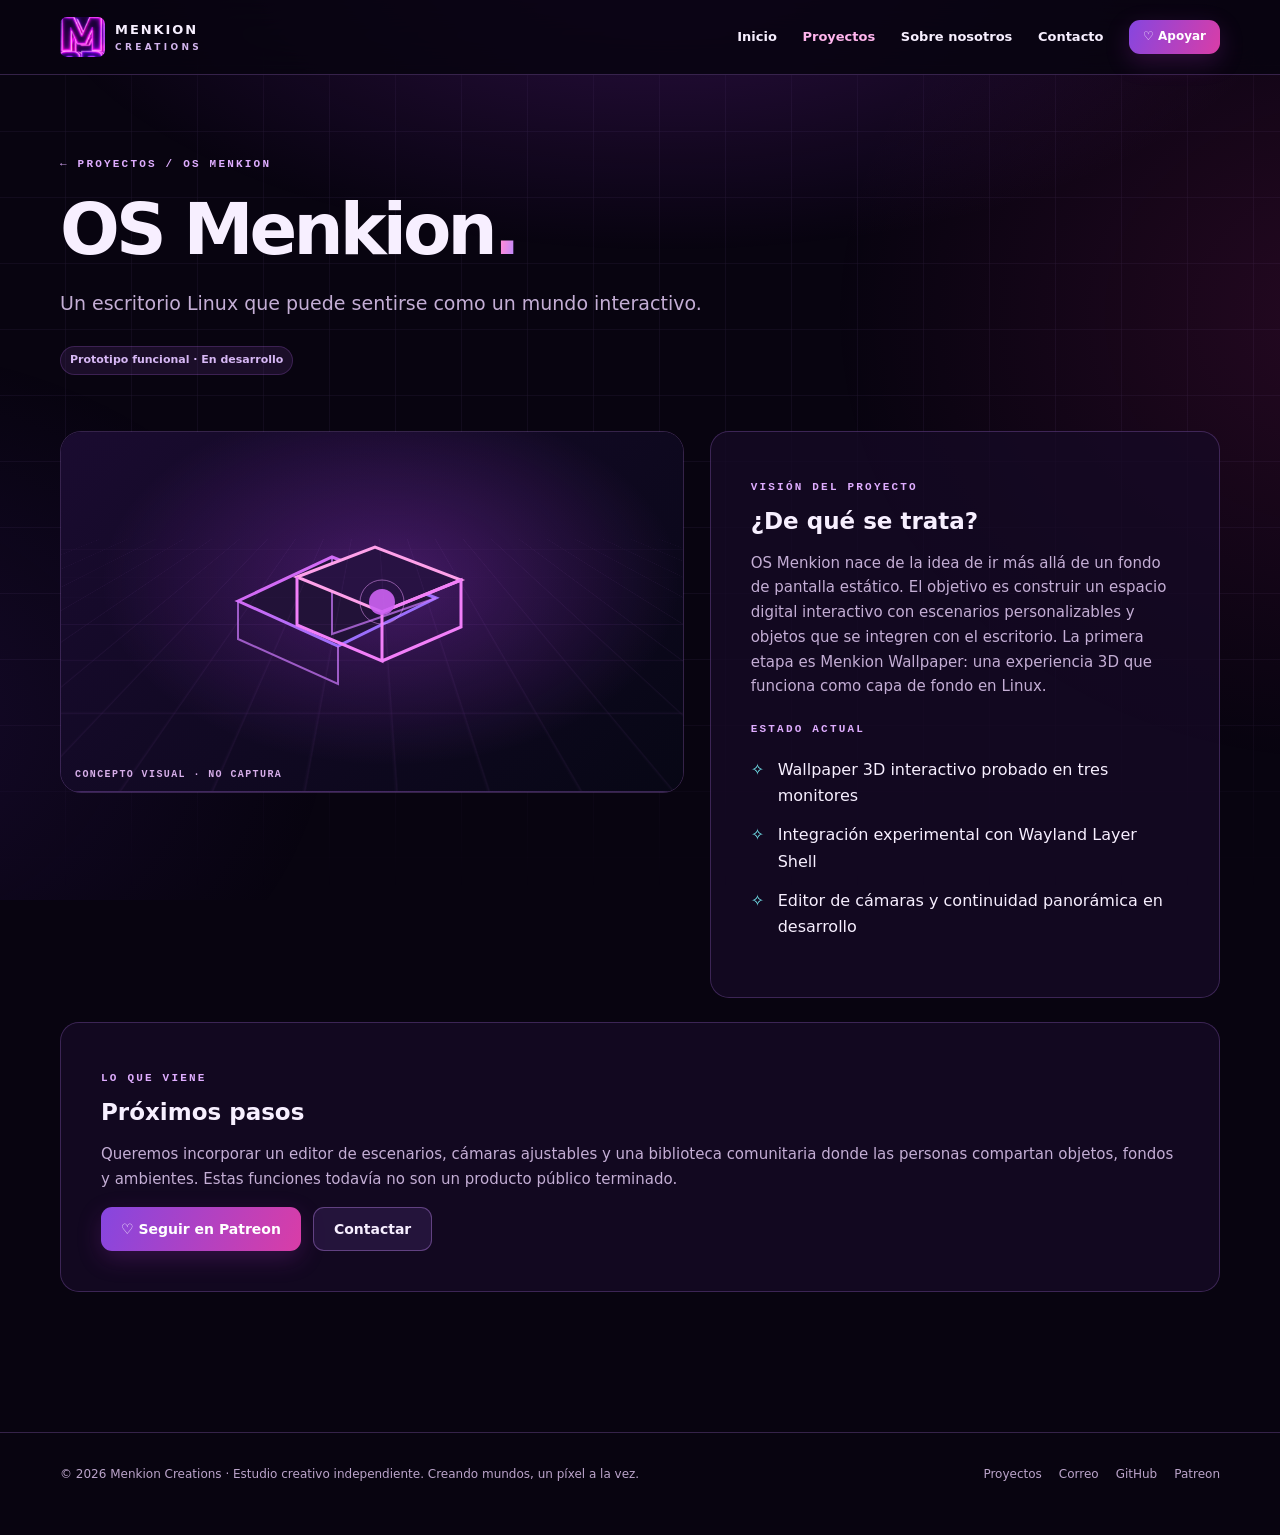
<file: proyectos/os-menkion.html>
<!doctype html><html lang="es"><head><meta charset="utf-8"><meta name="viewport" content="width=device-width, initial-scale=1"><meta name="theme-color" content="#080410"><meta name="description" content="Exploramos una experiencia de escritorio tridimensional sobre Linux, Godot y Wayland, con interacción y múltiples pantallas."><meta property="og:type" content="website"><meta property="og:site_name" content="Menkion Creations"><meta property="og:title" content="OS Menkion"><meta property="og:description" content="Exploramos una experiencia de escritorio tridimensional sobre Linux, Godot y Wayland, con interacción y múltiples pantallas."><meta property="og:image" content="https://menkion-creations.github.io/assets/img/logo-original.webp"><meta name="color-scheme" content="dark"><title>OS Menkion | Menkion Creations</title><link rel="icon" type="image/png" href="../assets/img/favicon.png"><link rel="stylesheet" href="../assets/css/styles.css"></head><body><a class="skip" href="#contenido">Saltar al contenido</a><header class="topbar"><nav class="nav container" aria-label="Navegación principal"><a class="brand" href="../index.html" aria-label="Menkion Creations - Inicio"><img class="brand-icon" src="../assets/img/favicon.png" width="45" height="40" alt=""><span class="brand-text">MENKION<small>CREATIONS</small></span></a><button class="nav-toggle" type="button" aria-controls="navlinks" aria-expanded="false">☰ Menú</button><div class="navlinks" id="navlinks"><a href="../index.html" >Inicio</a><a href="../proyectos/index.html" aria-current=page>Proyectos</a><a href="../nosotros.html" >Sobre nosotros</a><a href="../contacto.html" >Contacto</a><a class="btn btn-small btn-primary" href="https://www.patreon.com/17127324/join" target="_blank" rel="noopener noreferrer">♡ Apoyar</a></div></nav></header><main id="contenido"><section class="page-hero container"><span class="eyebrow"><a href="index.html">← Proyectos</a> / OS Menkion</span><h1>OS Menkion<span class="gradient-text">.</span></h1><p class="lede">Un escritorio Linux que puede sentirse como un mundo interactivo.</p><span class="tag">Prototipo funcional · En desarrollo</span></section><section class="section container" style="padding-top:12px"><div class="project-grid"><div class="feature-preview"><div class="project-art "><img src="../assets/img/os-menkion.svg" alt="Ilustración conceptual de OS Menkion" width="300" height="180" loading="lazy"><span class="art-tag">CONCEPTO VISUAL · NO CAPTURA</span></div></div><div class="panel"><span class="eyebrow">Visión del proyecto</span><h3>¿De qué se trata?</h3><p>OS Menkion nace de la idea de ir más allá de un fondo de pantalla estático. El objetivo es construir un espacio digital interactivo con escenarios personalizables y objetos que se integren con el escritorio. La primera etapa es Menkion Wallpaper: una experiencia 3D que funciona como capa de fondo en Linux.</p><span class="eyebrow">Estado actual</span><ul class="check-list"><li>Wallpaper 3D interactivo probado en tres monitores</li><li>Integración experimental con Wayland Layer Shell</li><li>Editor de cámaras y continuidad panorámica en desarrollo</li></ul></div></div><div class="panel" style="margin-top:24px"><span class="eyebrow">Lo que viene</span><h3>Próximos pasos</h3><p>Queremos incorporar un editor de escenarios, cámaras ajustables y una biblioteca comunitaria donde las personas compartan objetos, fondos y ambientes. Estas funciones todavía no son un producto público terminado.</p><div class="actions"><a class="btn btn-primary" href="https://www.patreon.com/17127324/join" target="_blank" rel="noopener noreferrer">♡ Seguir en Patreon</a><a class="btn" href="../contacto.html">Contactar</a></div></div></section></main><footer class="footer"><div class="container footer-inner"><span>© 2026 Menkion Creations · Estudio creativo independiente. Creando mundos, un píxel a la vez.</span><div class="footer-links"><a href="../proyectos/index.html">Proyectos</a><a href="mailto:menkioncreations@gmail.com?subject=Contacto%20desde%20Menkion%20Creations">Correo</a><a href="https://github.com/Menkion-Creations" target="_blank" rel="noopener noreferrer">GitHub</a><a href="https://www.patreon.com/17127324/join" target="_blank" rel="noopener noreferrer">Patreon</a></div></div></footer><script src="../assets/js/site.js" defer></script></body></html>
</file>
<file: assets/css/styles.css>
:root{--bg:#080410;--surface:#12091f;--surface-2:#1c0d2d;--text:#f7efff;--muted:#c4aed5;--pink:#fa58d4;--violet:#b078ff;--cyan:#77edf5;--border:rgba(196,136,255,.24);--container:1160px}*{box-sizing:border-box}html{scroll-behavior:smooth}body{margin:0;font-family:Inter,system-ui,-apple-system,Segoe UI,sans-serif;color:var(--text);background:var(--bg);line-height:1.65}body:before{content:"";position:fixed;inset:0;z-index:-2;pointer-events:none;background:radial-gradient(ellipse 50% 33% at 52% -5%,rgba(175,57,255,.22),transparent),radial-gradient(ellipse 40% 50% at 105% 35%,rgba(242,43,160,.12),transparent),radial-gradient(ellipse 38% 42% at -12% 80%,rgba(98,45,198,.15),transparent)}body:after{content:"";position:fixed;inset:0;z-index:-1;pointer-events:none;opacity:.11;background:linear-gradient(to right,transparent calc(100% - 1px),#d19fff 100%) 0 0/66px 66px,linear-gradient(to bottom,transparent calc(100% - 1px),#d19fff 100%) 0 0/66px 66px;mask-image:linear-gradient(to bottom,transparent,#000 12%,#000 75%,transparent)}a{color:inherit;text-decoration:none}button{font:inherit}a:focus-visible,button:focus-visible{outline:3px solid var(--cyan);outline-offset:4px}img{max-width:100%;display:block}.container{width:min(var(--container),calc(100% - 44px));margin:auto}.skip{position:absolute;left:-999px;top:5px;background:#fff;color:#000;padding:8px;z-index:100}.skip:focus{left:8px}.topbar{position:sticky;top:0;z-index:50;background:rgba(8,4,16,.85);backdrop-filter:blur(18px);border-bottom:1px solid var(--border)}.nav{min-height:74px;display:flex;align-items:center;justify-content:space-between;gap:24px}.brand{display:flex;gap:10px;align-items:center;flex-shrink:0}.brand-icon{width:45px;height:40px;object-fit:cover;border-radius:7px}.brand-text{font-weight:900;letter-spacing:.15em;line-height:1;font-size:13px}.brand-text small{display:block;font-size:9px;color:#d2b4ec;margin-top:7px;letter-spacing:.37em}.navlinks{display:flex;gap:clamp(13px,2vw,28px);align-items:center;font-size:13px;font-weight:700}.navlinks a:not(.btn):hover,.footer a:hover{color:var(--pink)}.navlinks a[aria-current=page]{color:#ffb5ed}.nav-toggle{display:none;border:1px solid var(--border);background:var(--surface);color:var(--text);border-radius:9px;padding:8px 13px;cursor:pointer}.btn{display:inline-flex;justify-content:center;align-items:center;gap:9px;padding:12px 20px;border-radius:11px;border:1px solid rgba(205,147,255,.36);background:rgba(41,23,66,.84);font-size:14px;font-weight:760;line-height:1.3;transition:transform .2s,box-shadow .2s}.btn:hover{transform:translateY(-2px);box-shadow:0 8px 30px rgba(196,63,201,.14)}.btn-primary{border:0;color:white;background:linear-gradient(110deg,#8646df,#d93da7);box-shadow:0 8px 25px rgba(178,53,200,.22)}.btn-small{padding:9px 14px;font-size:12px}.pill{display:inline-flex;align-items:center;gap:9px;border:1px solid rgba(147,235,245,.26);border-radius:999px;padding:6px 12px;color:#b9f8fb;font-size:11px;letter-spacing:.09em;text-transform:uppercase;font-weight:800;background:rgba(78,150,169,.07)}.pill:before{content:"";width:6px;height:6px;border-radius:50%;background:var(--cyan);box-shadow:0 0 12px var(--cyan)}.eyebrow{font:700 11px ui-monospace,Consolas,monospace;color:#dfadff;letter-spacing:.2em;text-transform:uppercase}.hero{padding:85px 0 84px;display:grid;grid-template-columns:1fr 1.1fr;gap:36px;align-items:center}.hero h1,.page-hero h1{font-size:clamp(42px,5.5vw,73px);letter-spacing:-.055em;line-height:1.06;margin:18px 0 20px}.gradient-text{background:linear-gradient(100deg,#fce3ff 0%,#f98adb 48%,#b58aff 90%);-webkit-background-clip:text;background-clip:text;color:transparent}.lede{font-size:clamp(16px,1.6vw,19px);color:var(--muted);max-width:660px;margin:0 0 26px}.hero-actions,.actions{display:flex;gap:12px;flex-wrap:wrap}.hero-art{position:relative;padding:18px;border:1px solid rgba(217,109,255,.29);border-radius:24px;background:radial-gradient(ellipse at center,rgba(121,38,193,.25),transparent 72%),linear-gradient(130deg,rgba(70,27,102,.25),rgba(5,3,14,.85));box-shadow:0 17px 90px rgba(113,29,170,.13);overflow:hidden}.hero-art img{border-radius:13px;width:100%;aspect-ratio:1;object-fit:cover}.hero-art .art-label{position:absolute;bottom:30px;left:30px;padding:7px 13px;background:rgba(8,4,16,.78);border:1px solid var(--border);border-radius:8px;color:#f4d9ff;font-size:11px;letter-spacing:.16em}.stat-line{margin-top:30px;color:#a68abd;font-size:12px;letter-spacing:.12em;text-transform:uppercase}.section{padding:70px 0}.section-head{max-width:760px;margin-bottom:28px}.section-head h2,.page-hero h2{font-size:clamp(30px,4vw,47px);line-height:1.15;letter-spacing:-.04em;margin:10px 0 12px}.section-head p,.muted{color:var(--muted)}.cards{display:grid;grid-template-columns:repeat(3,1fr);gap:18px}.card{border:1px solid var(--border);border-radius:18px;background:linear-gradient(160deg,rgba(40,19,63,.9),rgba(17,9,30,.92));overflow:hidden}.card-body{padding:24px}.card h3{margin:6px 0 10px;font-size:22px;line-height:1.2}.card p{color:var(--muted);font-size:14px;margin:0 0 22px}.card-link{display:inline-flex;align-items:center;gap:7px;color:#ffadf0;font-size:13px;font-weight:750}.card-link:hover{text-decoration:underline}.project-art{min-height:195px;position:relative;display:flex;justify-content:center;align-items:center;overflow:hidden;border-bottom:1px solid var(--border);background:radial-gradient(ellipse at 53% 42%,rgba(186,63,253,.31),transparent 62%),linear-gradient(135deg,#1a0b30,#070715)}.project-art:before{content:"";position:absolute;inset:0;background:linear-gradient(90deg,transparent calc(100% - 1px),rgba(201,102,255,.2)) 0 0/29px 29px,linear-gradient(transparent calc(100% - 1px),rgba(201,102,255,.2)) 0 0/29px 29px;transform:perspective(260px) rotateX(55deg) scale(1.6) translateY(48px);opacity:.37}.project-art svg{width:min(70%,240px);max-height:155px;position:relative;filter:drop-shadow(0 0 22px rgba(219,65,255,.35))}.project-art.mobile{background:radial-gradient(ellipse at 48% 38%,rgba(62,130,255,.25),transparent 55%),linear-gradient(130deg,#11162d,#0b0617)}.project-art.islas{background:radial-gradient(ellipse at 50% 43%,rgba(54,204,213,.19),transparent 60%),linear-gradient(150deg,#092a32,#0d0825)}.project-art .art-tag{position:absolute;bottom:11px;left:14px;color:#d6aee9;font:700 10px ui-monospace,monospace;letter-spacing:.14em}.tag{display:inline-block;color:#d7b8f5;background:rgba(165,94,217,.12);border:1px solid rgba(179,101,230,.22);border-radius:999px;padding:4px 9px;font-size:11px;font-weight:700}.split{display:grid;grid-template-columns:1fr 1fr;gap:20px}.panel{background:rgba(22,10,38,.75);border:1px solid var(--border);border-radius:19px;padding:clamp(24px,3.4vw,40px)}.panel h3{font-size:23px;line-height:1.25;margin:9px 0 12px}.panel p{color:var(--muted);font-size:15px}.check-list{padding:0;list-style:none;display:grid;gap:13px}.check-list li{padding-left:27px;position:relative}.check-list li:before{content:"✧";position:absolute;left:0;color:var(--cyan)}.callout{margin:30px auto 0;border:1px solid rgba(247,96,214,.35);border-radius:22px;padding:clamp(27px,5vw,48px);text-align:center;background:radial-gradient(ellipse at 50% -50%,rgba(227,73,228,.24),transparent 75%),linear-gradient(130deg,#271038,#10091e)}.callout h2{font-size:clamp(30px,4vw,43px);line-height:1.14;letter-spacing:-.04em;margin:10px 0}.callout p{color:var(--muted);max-width:700px;margin:0 auto 23px}.footer{padding:32px 0 50px;margin-top:70px;border-top:1px solid var(--border);color:#bba4ca;font-size:12px}.footer-inner{display:flex;justify-content:space-between;gap:20px;flex-wrap:wrap}.footer-links{display:flex;gap:17px;flex-wrap:wrap}.page-hero{padding:74px 0 44px}.page-hero h1{max-width:900px}.page-hero .lede{max-width:830px}.project-grid{display:grid;grid-template-columns:1.1fr .9fr;gap:26px;align-items:start}.feature-preview{border-radius:21px;border:1px solid var(--border);overflow:hidden}.feature-preview .project-art{min-height:360px}.feature-preview .project-art svg{width:75%;max-height:265px}.detail-list{display:grid;gap:14px;margin:20px 0;padding:0;list-style:none}.detail-list li{padding-bottom:13px;border-bottom:1px solid var(--border);color:var(--muted)}.detail-list strong{display:block;color:var(--text);font-size:13px}.notice{border-left:3px solid var(--violet);padding:12px 18px;background:rgba(139,70,211,.1);border-radius:0 10px 10px 0;color:#e4ccef;font-size:14px}.contact{display:grid;grid-template-columns:1.15fr .85fr;gap:20px}.contact a.email{font-size:clamp(18px,2.5vw,26px);font-weight:800;overflow-wrap:anywhere;color:#f6b2e9}.fineprint{font-size:12px;color:#a98dbc}.float-glow{animation:float 7s ease-in-out infinite}@keyframes float{50%{transform:translateY(-8px)}}@media(max-width:900px){.hero{grid-template-columns:1fr}.hero-art{max-width:650px;margin:auto}.cards{grid-template-columns:repeat(2,1fr)}.project-grid{grid-template-columns:1fr}.contact{grid-template-columns:1fr}}@media(max-width:680px){.container{width:calc(100% - 30px)}.nav{min-height:66px}.nav-toggle{display:block}.navlinks{display:none;position:absolute;top:66px;left:0;right:0;background:#10081d;padding:20px 24px 24px;border-bottom:1px solid var(--border);flex-direction:column;align-items:stretch;gap:17px}.navlinks.open{display:flex}.cards,.split{grid-template-columns:1fr}.hero{padding:57px 0 52px}.section{padding:48px 0}.page-hero{padding-top:50px}.hero h1,.page-hero h1{font-size:clamp(39px,11vw,58px)}.hero-art{padding:8px}.hero-art .art-label{left:14px;bottom:16px}.brand-icon{width:38px;height:36px}.footer{margin-top:46px}}@media(prefers-reduced-motion:reduce){html{scroll-behavior:auto}.float-glow{animation:none}.btn{transition:none}}
</file>
